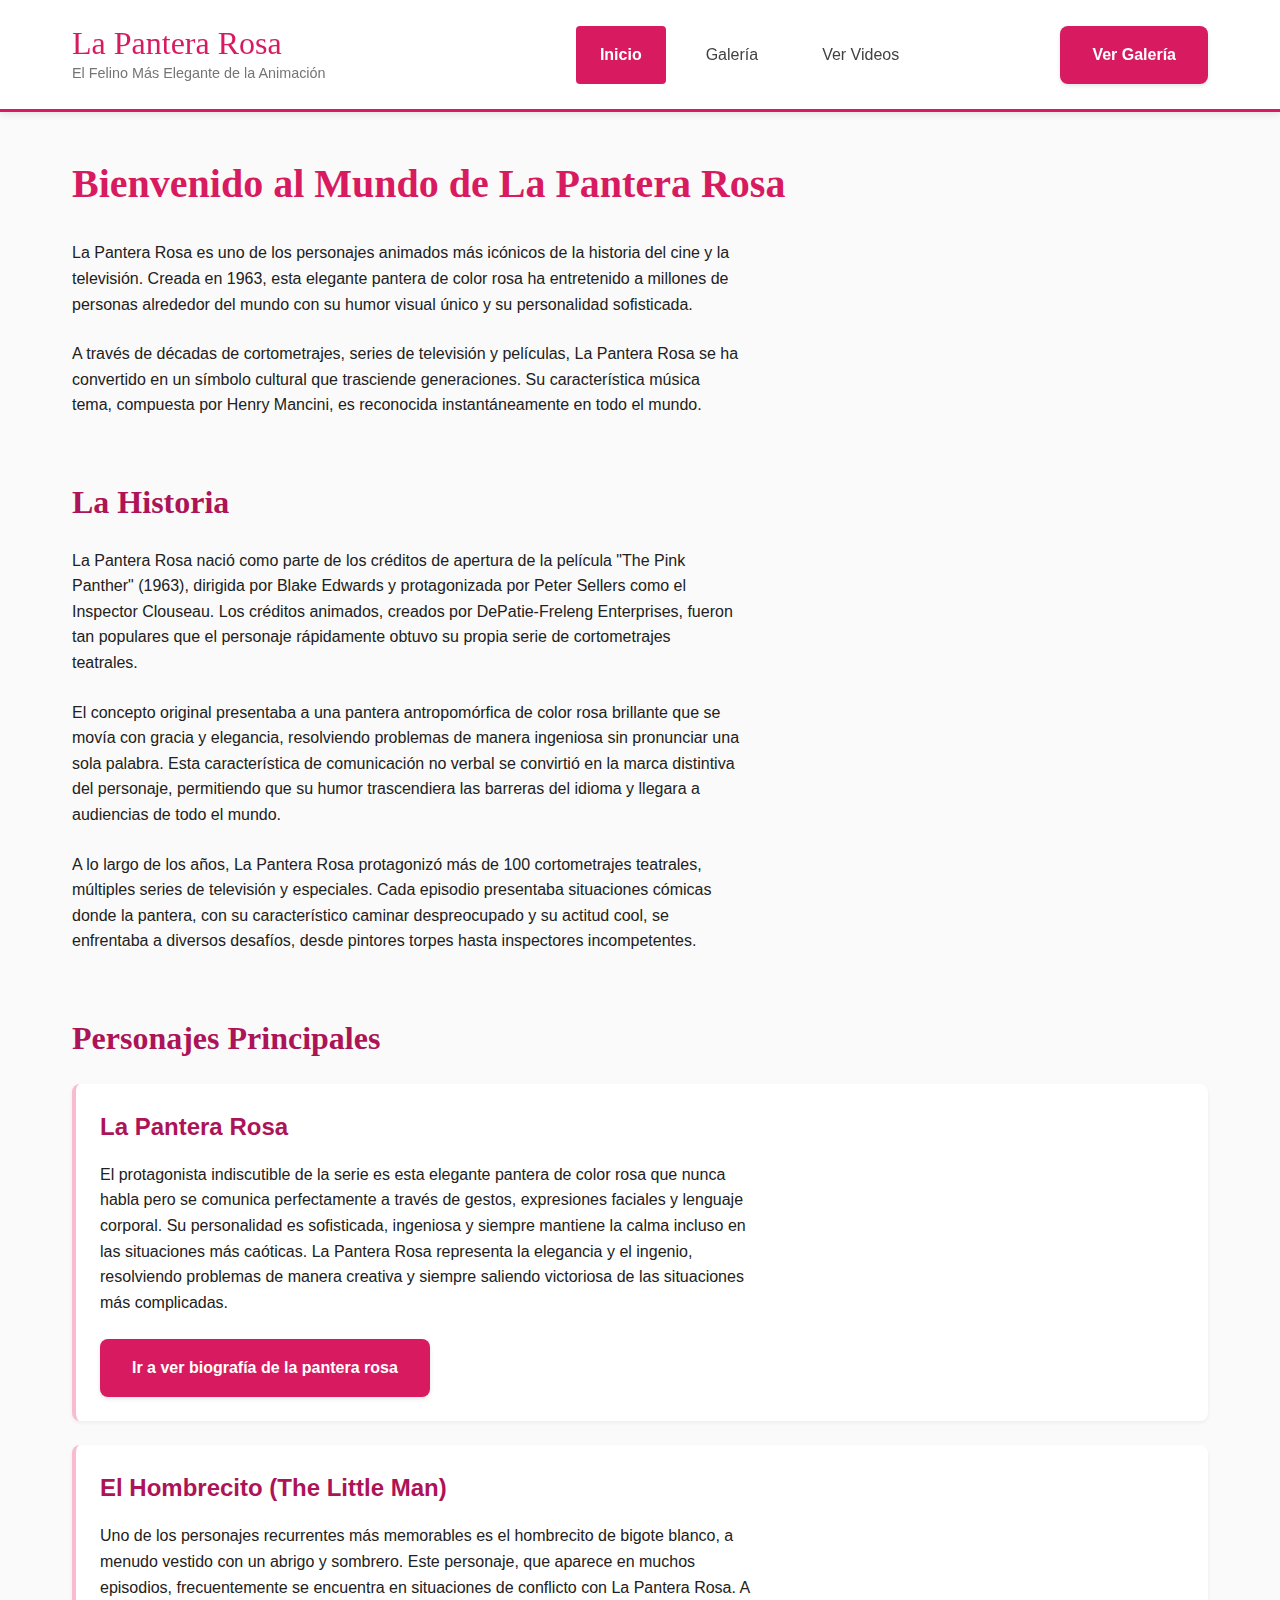
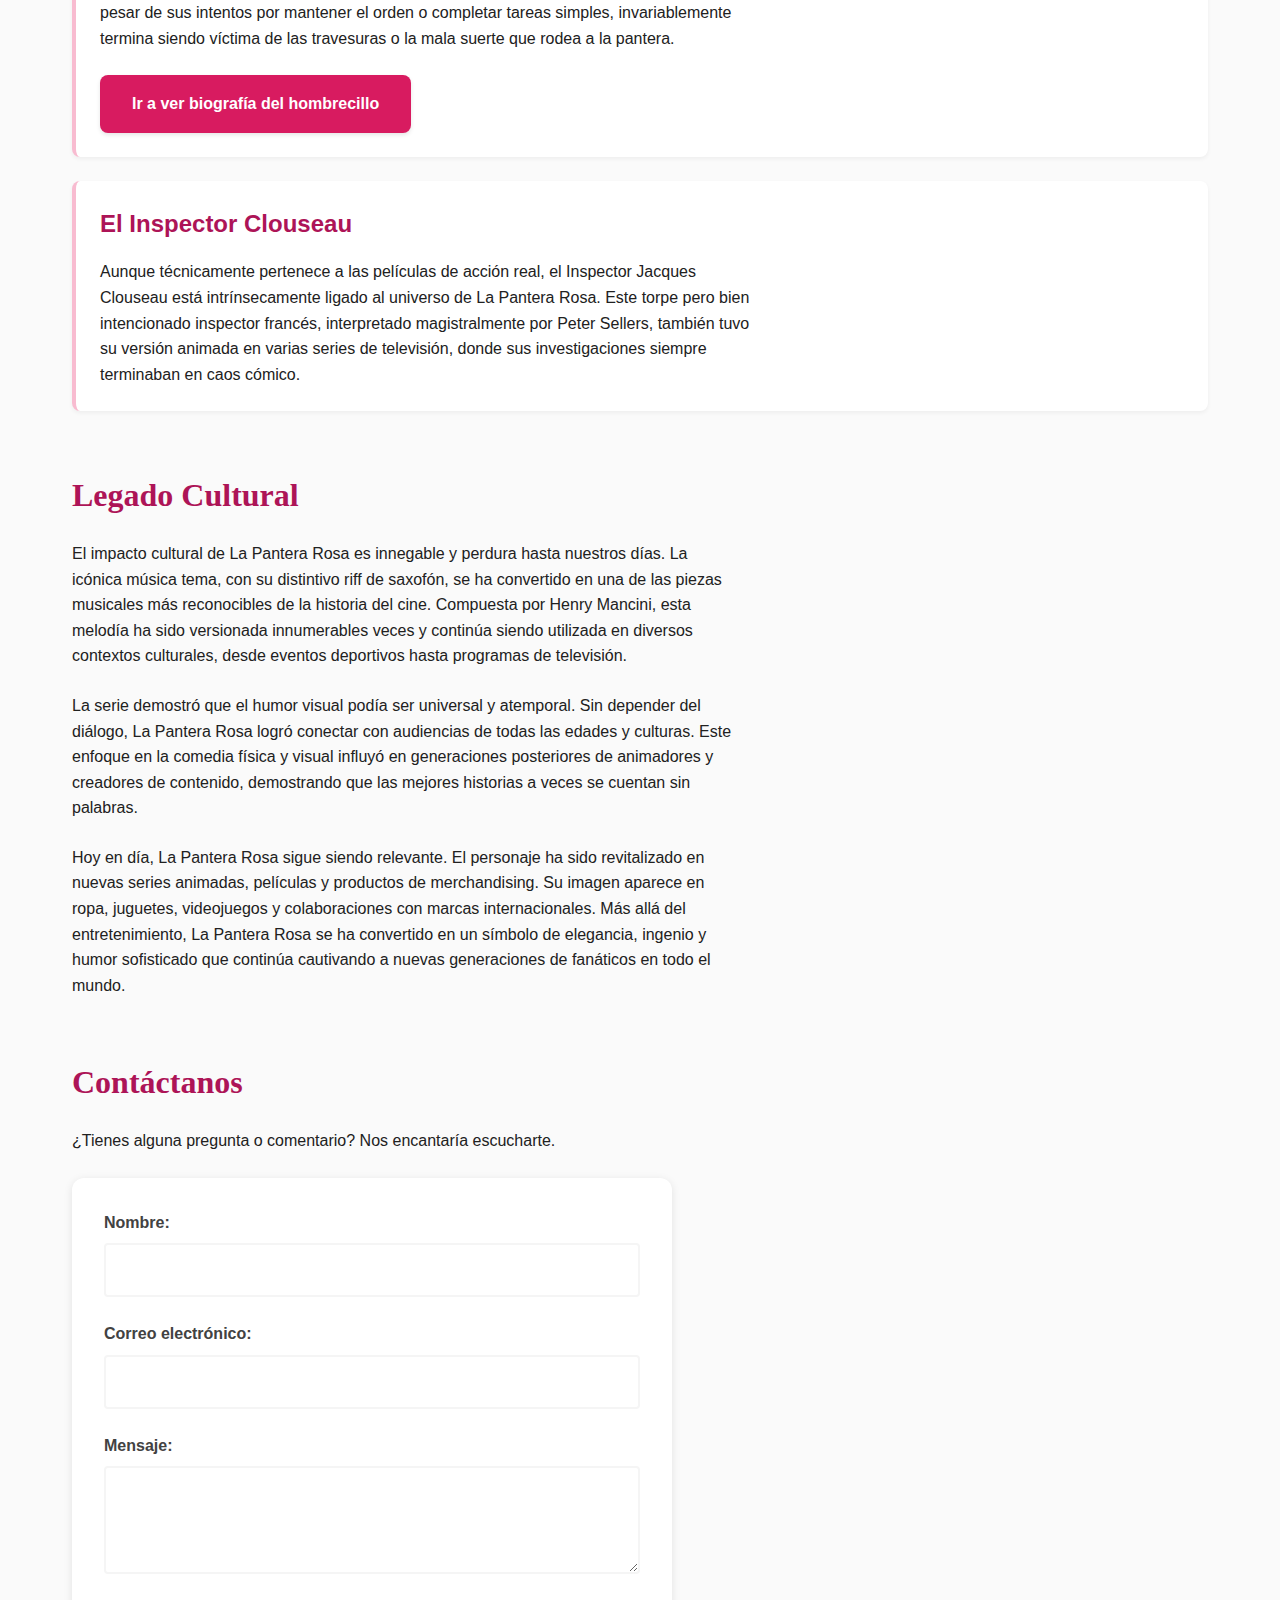
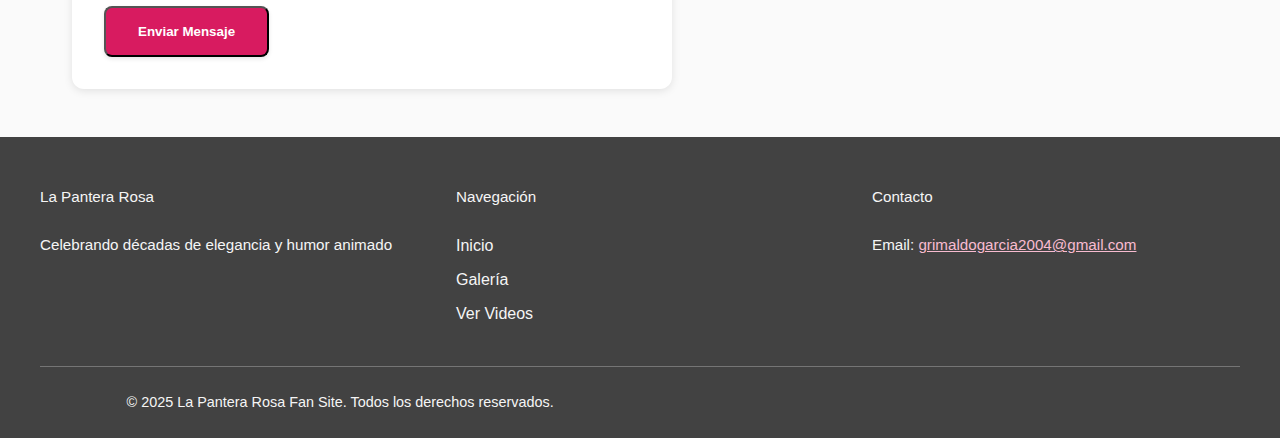
<file: index.html>
<!DOCTYPE html>
<html lang="es">

<head>
    <meta charset="UTF-8">
    <meta name="viewport" content="width=device-width, initial-scale=1.0">
    <meta name="description"
        content="Descubre el mundo de La Pantera Rosa, la icónica serie animada que ha cautivado a generaciones con su humor silencioso y elegancia única.">
    <title>La Pantera Rosa - Inicio</title>
    <link rel="stylesheet" href="style.css">
</head>

<body>
    <!-- Skip link para accesibilidad -->
    <a href="#main-content" class="skip-link">Saltar al contenido principal</a>

    <!-- Header con navegación -->
    <header role="banner" aria-label="Encabezado del sitio">
        <div class="header-container">
            <div class="logo">
                <p class="site-title">La Pantera Rosa</p>
                <p class="site-tagline">El Felino Más Elegante de la Animación</p>
            </div>

            <nav role="navigation" aria-label="Navegación principal">
                <ul class="nav-menu" role="list">
                    <li><a href="index.html" class="nav-link active" aria-current="page"
                            aria-label="Inicio - Página actual">Inicio</a></li>
                    <li><a href="gallery.html" class="nav-link" aria-label="Ir a la página de Galería">Galería</a></li>
                    <li><a href="videos.html" class="nav-link" aria-label="Ir a la página de Ver Videos">Ver
                            Videos</a></li>
                </ul>
            </nav>

            <div class="cta-container">
                <a href="gallery.html" class="cta-button" aria-label="Ver Galería de imágenes de La Pantera Rosa">Ver
                    Galería</a>
            </div>
        </div>
    </header>

    <!-- Contenido principal -->
    <main id="main-content">

        <!-- Sección Hero -->
        <section aria-labelledby="hero-heading">
            <h1 id="hero-heading">Bienvenido al Mundo de La Pantera Rosa</h1>
            <p>
                La Pantera Rosa es uno de los personajes animados más icónicos de la historia del cine y la televisión.
                Creada en 1963, esta elegante pantera de color rosa ha entretenido a millones de personas alrededor del
                mundo con su humor visual único y su personalidad sofisticada.
            </p>
            <p>
                A través de décadas de cortometrajes, series de televisión y películas, La Pantera Rosa se ha convertido
                en un símbolo cultural que trasciende generaciones. Su característica música tema, compuesta por Henry
                Mancini, es reconocida instantáneamente en todo el mundo.
            </p>
        </section>

        <!-- Sección: La Historia -->
        <section  aria-labelledby="story-heading">
            <h2 id="story-heading">La Historia</h2>

            <p>
                La Pantera Rosa nació como parte de los créditos de apertura de la película "The Pink Panther" (1963),
                dirigida por Blake Edwards y protagonizada por Peter Sellers como el Inspector Clouseau. Los créditos
                animados, creados por DePatie-Freleng Enterprises, fueron tan populares que el personaje rápidamente
                obtuvo su propia serie de cortometrajes teatrales.
            </p>

            <p>
                El concepto original presentaba a una pantera antropomórfica de color rosa brillante que se movía con
                gracia y elegancia, resolviendo problemas de manera ingeniosa sin pronunciar una sola palabra. Esta
                característica de comunicación no verbal se convirtió en la marca distintiva del personaje, permitiendo
                que su humor trascendiera las barreras del idioma y llegara a audiencias de todo el mundo.
            </p>

            <p>
                A lo largo de los años, La Pantera Rosa protagonizó más de 100 cortometrajes teatrales, múltiples series
                de televisión y especiales. Cada episodio presentaba situaciones cómicas donde la pantera, con su
                característico caminar despreocupado y su actitud cool, se enfrentaba a diversos desafíos, desde
                pintores torpes hasta inspectores incompetentes.
            </p>
        </section>

        <!-- Sección: Personajes Principales -->
        <section  aria-labelledby="characters-heading">
            <h2 id="characters-heading">Personajes Principales</h2>

            <div class="character-card">
                <h3>La Pantera Rosa</h3>
                <p>
                    El protagonista indiscutible de la serie es esta elegante pantera de
                    color rosa que nunca habla pero se comunica perfectamente a través de gestos, expresiones faciales y
                    lenguaje corporal. Su personalidad es sofisticada, ingeniosa y siempre mantiene la calma incluso en
                    las
                    situaciones más caóticas. La Pantera Rosa representa la elegancia y el ingenio, resolviendo
                    problemas de
                    manera creativa y siempre saliendo victoriosa de las situaciones más complicadas.
                </p>
                <a href="https://es.wikipedia.org/wiki/La_pantera_Rosa" class="cta-button"
                    aria-label="Ir a ver biografía de la pantera rosa en Wikipedia">Ir a ver biografía de la pantera
                    rosa</a>
            </div>

            <div class="character-card">
                <h3>El Hombrecito (The Little Man)</h3>
                <p>
                    Uno de los personajes recurrentes más memorables es el
                    hombrecito de bigote blanco, a menudo vestido con un abrigo y sombrero. Este personaje, que aparece
                    en
                    muchos episodios, frecuentemente se encuentra en situaciones de conflicto con La Pantera Rosa. A
                    pesar
                    de sus intentos por mantener el orden o completar tareas simples, invariablemente termina siendo
                    víctima
                    de las travesuras o la mala suerte que rodea a la pantera.
                </p>
                <a href="https://es.wikipedia.org/wiki/La_pantera_Rosa" class="cta-button"
                    aria-label="Ir a ver biografía del hombrecillo en Wikipedia">Ir a ver biografía del hombrecillo</a>
            </div>

            <div class="character-card">
                <h3>El Inspector Clouseau</h3>
                <p>
                    Aunque técnicamente pertenece a las películas de acción real, el
                    Inspector Jacques Clouseau está intrínsecamente ligado al universo de La Pantera Rosa. Este torpe
                    pero
                    bien intencionado inspector francés, interpretado magistralmente por Peter Sellers, también tuvo su
                    versión animada en varias series de televisión, donde sus investigaciones siempre terminaban en caos
                    cómico.
                </p>
            </div>
        </section>

        <!-- Sección: Legado Cultural -->
        <section  aria-labelledby="legacy-heading">
            <h2 id="legacy-heading">Legado Cultural</h2>

            <p>
                El impacto cultural de La Pantera Rosa es innegable y perdura hasta nuestros días. La icónica música
                tema, con su distintivo riff de saxofón, se ha convertido en una de las piezas musicales más
                reconocibles
                de la historia del cine. Compuesta por Henry Mancini, esta melodía ha sido versionada innumerables veces
                y continúa siendo utilizada en diversos contextos culturales, desde eventos deportivos hasta programas
                de televisión.
            </p>

            <p>
                La serie demostró que el humor visual podía ser universal y atemporal. Sin depender del diálogo, La
                Pantera Rosa logró conectar con audiencias de todas las edades y culturas. Este enfoque en la comedia
                física y visual influyó en generaciones posteriores de animadores y creadores de contenido, demostrando
                que las mejores historias a veces se cuentan sin palabras.
            </p>

            <p>
                Hoy en día, La Pantera Rosa sigue siendo relevante. El personaje ha sido revitalizado en nuevas series
                animadas, películas y productos de merchandising. Su imagen aparece en ropa, juguetes, videojuegos y
                colaboraciones con marcas internacionales. Más allá del entretenimiento, La Pantera Rosa se ha
                convertido
                en un símbolo de elegancia, ingenio y humor sofisticado que continúa cautivando a nuevas generaciones
                de fanáticos en todo el mundo.
            </p>
        </section>

        <!-- Sección: Contacto -->
        <section aria-labelledby="contact-form-heading">
            <h2 id="contact-form-heading">Contáctanos</h2>
            <p>¿Tienes alguna pregunta o comentario? Nos encantaría escucharte.</p>
            <form action="#" method="post" class="contact-form">
                <div class="form-group">
                    <label for="name">Nombre:</label>
                    <input type="text" id="name" name="name" required aria-required="true">
                </div>
                <div class="form-group">
                    <label for="email">Correo electrónico:</label>
                    <input type="email" id="email" name="email" required aria-required="true">
                </div>
                <div class="form-group">
                    <label for="message">Mensaje:</label>
                    <textarea id="message" name="message" rows="4" required aria-required="true"></textarea>
                </div>
                <button type="submit" class="cta-button">Enviar Mensaje</button>
            </form>
        </section>

    </main>

    <!-- Footer -->
   <footer role="contentinfo" aria-label="Información del sitio">
        <div class="footer-container">
            <div class="footer-section">
                <p>La Pantera Rosa</p>
                <p>Celebrando décadas de elegancia y humor animado</p>
            </div>

            <div class="footer-section" aria-labelledby="footer-nav-heading">
                <p id="footer-nav-heading">Navegación</p>
                <ul class="footer-links" role="list">
                    <li><a href="index.html" aria-label="Ir a la página de Inicio">Inicio</a></li>
                    <li><a href="gallery.html" aria-label="Ir a la página de Galería">Galería</a></li>
                    <li><a href="videos.html" aria-label="Volver a la página de Ver Videos">Ver Videos</a></li>
                </ul>
            </div>

            <div class="footer-section" aria-labelledby="footer-contact-heading">
                <p id="footer-contact-heading">Contacto</p>
                <p>Email: <a href="mailto:grimaldogarcia2004@gmail.com"
                        aria-label="Enviar email de contacto a grimaldogarcia2004@gmail.com">grimaldogarcia2004@gmail.com</a>
                </p>
            </div>
        </div>

        <div class="footer-bottom">
            <p>&copy; 2025 La Pantera Rosa Fan Site. Todos los derechos reservados.</p>
        </div>
    </footer>

    <script src="script.js"></script>
</body>

</html>
</file>
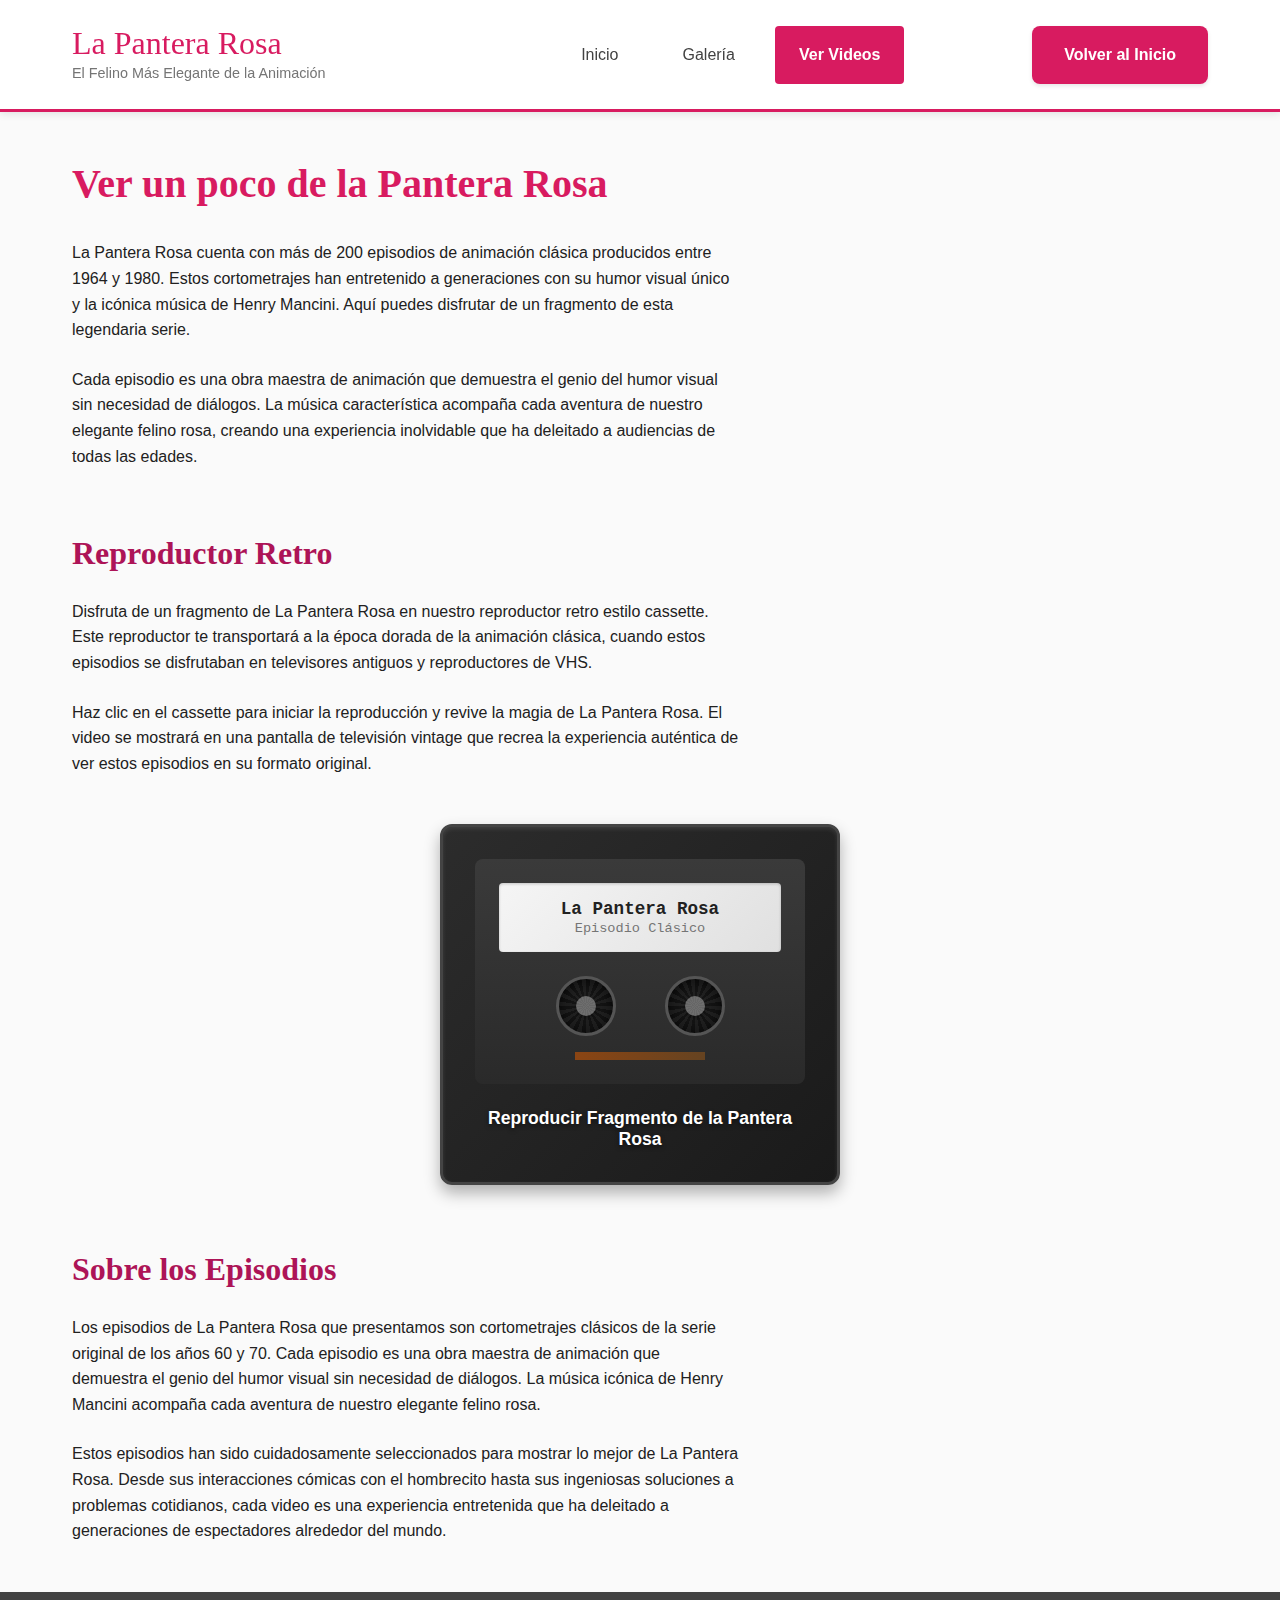
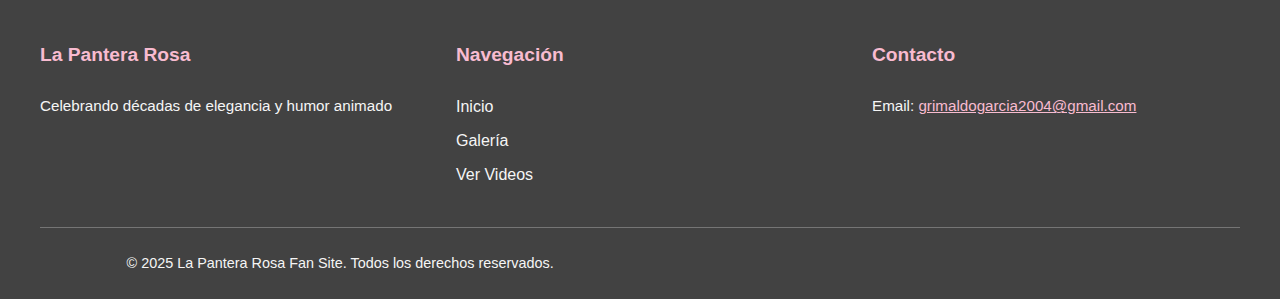
<file: episodes.html>
<!DOCTYPE html>
<html lang="es">

<head>
    <meta charset="UTF-8">
    <meta name="viewport" content="width=device-width, initial-scale=1.0">
    <meta name="description"
        content="Disfruta de episodios de La Pantera Rosa. Más de 200 episodios clásicos de animación.">
    <title>La Pantera Rosa - Ver un poco de la Pantera Rosa</title>
    <link rel="stylesheet" href="style.css">
</head>

<body>
    <!-- Skip link para accesibilidad -->
    <a href="#main-content" class="skip-link">Saltar al contenido principal</a>

    <!-- Header con navegación -->
    <header role="banner" aria-label="Encabezado del sitio">
        <div class="header-container">
            <div class="logo">
                <p class="site-title">La Pantera Rosa</p>
                <p class="site-tagline">El Felino Más Elegante de la Animación</p>
            </div>

            <nav role="navigation" aria-label="Navegación principal">
                <ul class="nav-menu" role="list">
                    <li><a href="index.html" class="nav-link" aria-label="Ir a la página de Inicio">Inicio</a></li>
                    <li><a href="gallery.html" class="nav-link" aria-label="Ir a la página de Galería">Galería</a></li>
                    <li><a href="episodes.html" class="nav-link active" aria-current="page"
                            aria-label="Ver Videos - Página actual">Ver Videos</a></li>
                </ul>
            </nav>

            <div class="cta-container">
                <a href="index.html" class="cta-button" aria-label="Volver a la página de Inicio">Volver al Inicio</a>
            </div>
        </div>
    </header>

    <!-- Contenido principal -->
    <main id="main-content">

        <!-- Título principal -->
        <section role="region" aria-labelledby="video-heading">
            <h1 id="video-heading">Ver un poco de la Pantera Rosa</h1>
            <p>
                La Pantera Rosa cuenta con más de 200 episodios de animación clásica producidos entre 1964 y 1980.
                Estos cortometrajes han entretenido a generaciones con su humor visual único y la icónica música
                de Henry Mancini. Aquí puedes disfrutar de un fragmento de esta legendaria serie.
            </p>
            <p>
                Cada episodio es una obra maestra de animación que demuestra el genio del humor visual sin necesidad
                de diálogos. La música característica acompaña cada aventura de nuestro elegante felino rosa,
                creando una experiencia inolvidable que ha deleitado a audiencias de todas las edades.
            </p>
        </section>

        <!-- Sección: Reproductor de Video con Cassette -->
        <section role="region" aria-labelledby="cassette-heading">
            <h2 id="cassette-heading">Reproductor Retro</h2>

            <p>
                Disfruta de un fragmento de La Pantera Rosa en nuestro reproductor retro estilo cassette. Este
                reproductor te transportará a la época dorada de la animación clásica, cuando estos episodios se
                disfrutaban en televisores antiguos y reproductores de VHS.
            </p>

            <p>
                Haz clic en el cassette para iniciar la reproducción y revive la magia de La Pantera Rosa. El video
                se mostrará en una pantalla de televisión vintage que recrea la experiencia auténtica de ver estos
                episodios en su formato original.
            </p>

            <div class="cassette-container">
                <button class="cassette-button" id="btn-cassette"
                    aria-label="Reproducir fragmento de La Pantera Rosa en reproductor retro">
                    <div class="cassette-body">
                        <div class="cassette-label">
                            <span class="cassette-title">La Pantera Rosa</span>
                            <span class="cassette-subtitle">Episodio Clásico</span>
                        </div>
                        <div class="cassette-reels">
                            <div class="reel left-reel" aria-hidden="true">
                                <div class="reel-center"></div>
                            </div>
                            <div class="reel right-reel" aria-hidden="true">
                                <div class="reel-center"></div>
                            </div>
                        </div>
                        <div class="cassette-tape" aria-hidden="true"></div>
                    </div>
                    <span class="cassette-text">Reproducir Fragmento de la Pantera Rosa</span>
                </button>
            </div>

            <!-- TV Screen Container -->
            <div id="tv-container" class="tv-container hidden" role="region"
                aria-label="Reproductor de video - Pantalla de televisión retro con episodio de La Pantera Rosa">
                <div class="tv-frame">
                    <div class="tv-screen">
                        <div id="video-player" class="video-player">
                            <!-- El iframe de YouTube se insertará aquí dinámicamente -->
                        </div>
                    </div>
                    <div class="tv-controls" aria-hidden="true">
                        <div class="tv-knob"></div>
                        <div class="tv-knob"></div>
                    </div>
                    <div class="tv-speaker" aria-hidden="true">
                        <div class="speaker-line"></div>
                        <div class="speaker-line"></div>
                        <div class="speaker-line"></div>
                        <div class="speaker-line"></div>
                        <div class="speaker-line"></div>
                    </div>
                </div>
            </div>
        </section>

        <!-- Sección: Información sobre los Videos -->
        <section role="region" aria-labelledby="info-heading">
            <h2 id="info-heading">Sobre los Episodios</h2>

            <p>
                Los episodios de La Pantera Rosa que presentamos son cortometrajes clásicos de la serie original
                de los años 60 y 70. Cada episodio es una obra maestra de animación que demuestra el genio del
                humor visual sin necesidad de diálogos. La música icónica de Henry Mancini acompaña cada aventura
                de nuestro elegante felino rosa.
            </p>

            <p>
                Estos episodios han sido cuidadosamente seleccionados para mostrar lo mejor de La Pantera Rosa.
                Desde sus interacciones cómicas con el hombrecito hasta sus ingeniosas soluciones a problemas
                cotidianos, cada video es una experiencia entretenida que ha deleitado a generaciones de
                espectadores alrededor del mundo.
            </p>
        </section>

    </main>

    <!-- Footer -->
    <footer role="contentinfo" aria-label="Información del sitio">
        <div class="footer-container">
            <div class="footer-section">
                <h3>La Pantera Rosa</h3>
                <p>Celebrando décadas de elegancia y humor animado</p>
            </div>

            <div class="footer-section" aria-labelledby="footer-nav-heading">
                <h3 id="footer-nav-heading">Navegación</h3>
                <ul class="footer-links" role="list">
                    <li><a href="index.html" aria-label="Ir a la página de Inicio">Inicio</a></li>
                    <li><a href="gallery.html" aria-label="Ir a la página de Galería">Galería</a></li>
                    <li><a href="episodes.html" aria-label="Volver a la página de Ver Videos">Ver Videos</a></li>
                </ul>
            </div>

            <div class="footer-section" aria-labelledby="footer-contact-heading">
                <h3 id="footer-contact-heading">Contacto</h3>
                <p>Email: <a href="mailto:grimaldogarcia2004@gmail.com"
                        aria-label="Enviar email de contacto a grimaldogarcia2004@gmail.com">grimaldogarcia2004@gmail.com</a>
                </p>
            </div>
        </div>

        <div class="footer-bottom">
            <p>&copy; 2025 La Pantera Rosa Fan Site. Todos los derechos reservados.</p>
        </div>
    </footer>

    <script src="script.js"></script>
    <script src="video-player.js"></script>
</body>

</html>
</file>
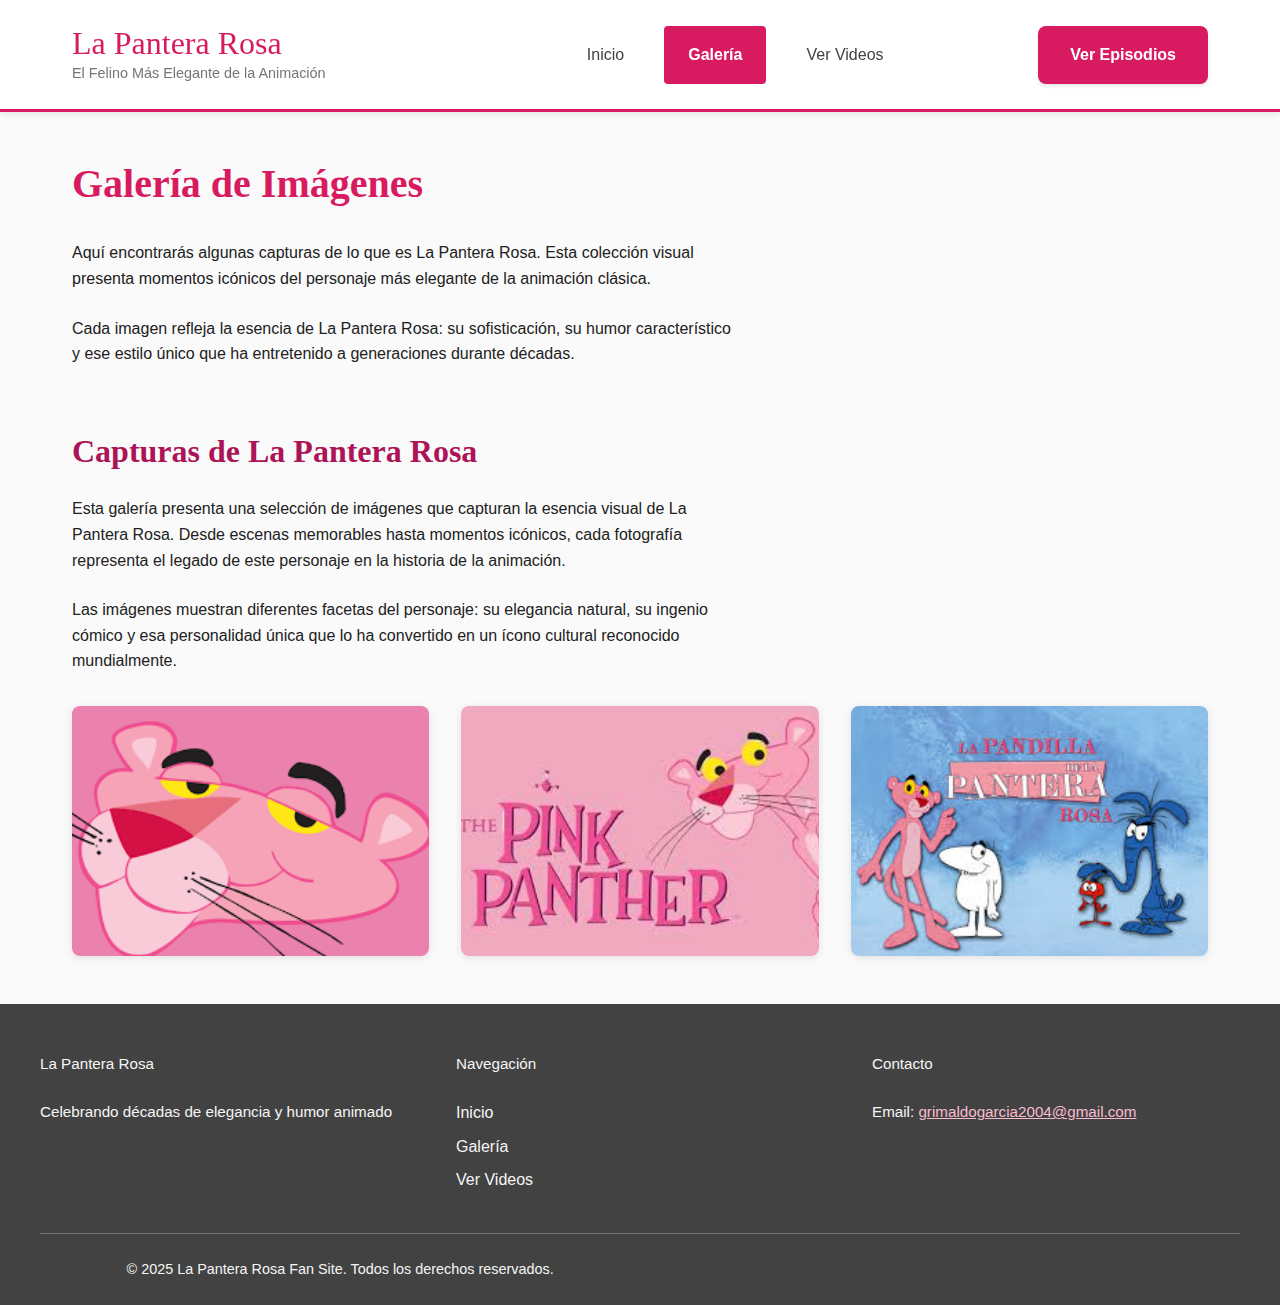
<file: gallery.html>
<!DOCTYPE html>
<html lang="es">

<head>
    <meta charset="UTF-8">
    <meta name="viewport" content="width=device-width, initial-scale=1.0">
    <meta name="description"
        content="Galería de imágenes de La Pantera Rosa con momentos icónicos y escenas memorables de la serie animada.">
    <title>La Pantera Rosa - Galería de Imágenes</title>
    <link rel="stylesheet" href="style.css">
</head>

<body>
    <!-- Skip link para accesibilidad -->
    <a href="#main-content" class="skip-link">Saltar al contenido principal</a>

    <!-- Header con navegación -->
    <header role="banner" aria-label="Encabezado del sitio">
        <div class="header-container">
            <div class="logo">
                <p class="site-title">La Pantera Rosa</p>
                <p class="site-tagline">El Felino Más Elegante de la Animación</p>
            </div>

            <nav role="navigation" aria-label="Navegación principal">
                <ul class="nav-menu" role="list">
                    <li><a href="index.html" class="nav-link" aria-label="Ir a la página de Inicio">Inicio</a></li>
                    <li><a href="gallery.html" class="nav-link active" aria-current="page"
                            aria-label="Galería - Página actual">Galería</a></li>
                    <li><a href="videos.html" class="nav-link" aria-label="Ir a la página de Ver Videos">Ver
                            Videos</a></li>
                </ul>
            </nav>

            <div class="cta-container">
                <a href="videos.html" class="cta-button" aria-label="Ver Episodios de La Pantera Rosa">Ver
                    Episodios</a>
            </div>
        </div>
    </header>

    <!-- Contenido principal -->
    <main id="main-content">

        <!-- Título principal -->
        <section aria-labelledby="gallery-heading">
            <h1 id="gallery-heading">Galería de Imágenes</h1>
            <p>
                Aquí encontrarás algunas capturas de lo que es La Pantera Rosa. Esta colección visual presenta
                momentos icónicos del personaje más elegante de la animación clásica.
            </p>
            <p>
                Cada imagen refleja la esencia de La Pantera Rosa: su sofisticación, su humor característico y
                ese estilo único que ha entretenido a generaciones durante décadas.
            </p>
        </section>

        <!-- Sección: Galería -->
        <section  aria-labelledby="gallery-images-heading">
            <h2 id="gallery-images-heading">Capturas de La Pantera Rosa</h2>

            <p>
                Esta galería presenta una selección de imágenes que capturan la esencia visual de La Pantera Rosa.
                Desde escenas memorables hasta momentos icónicos, cada fotografía representa el legado de este
                personaje en la historia de la animación.
            </p>

            <p>
                Las imágenes muestran diferentes facetas del personaje: su elegancia natural, su ingenio cómico
                y esa personalidad única que lo ha convertido en un ícono cultural reconocido mundialmente.
            </p>

            <div class="image-grid" role="group" aria-label="Galería de imágenes de La Pantera Rosa">
                <!-- Imágenes decorativas con alt vacío -->
            

                <div class="gallery-item">
                    <img src="I2.png" alt="" class="gallery-image">
                </div>

                <div class="gallery-item">
                    <img src="i3.jpg" alt="" class="gallery-image">
                </div>

                <div class="gallery-item">
                    <img src="I4.jpg" alt="" class="gallery-image">
                </div>
            </div>
        </section>

    </main>

    <!-- Footer -->
<footer role="contentinfo" aria-label="Información del sitio">
        <div class="footer-container">
            <div class="footer-section">
                <p>La Pantera Rosa</p>
                <p>Celebrando décadas de elegancia y humor animado</p>
            </div>

            <div class="footer-section" aria-labelledby="footer-nav-heading">
                <p id="footer-nav-heading">Navegación</p>
                <ul class="footer-links" role="list">
                    <li><a href="index.html" aria-label="Ir a la página de Inicio">Inicio</a></li>
                    <li><a href="gallery.html" aria-label="Ir a la página de Galería">Galería</a></li>
                    <li><a href="videos.html" aria-label="Volver a la página de Ver Videos">Ver Videos</a></li>
                </ul>
            </div>

            <div class="footer-section" aria-labelledby="footer-contact-heading">
                <p id="footer-contact-heading">Contacto</p>
                <p>Email: <a href="mailto:grimaldogarcia2004@gmail.com"
                        aria-label="Enviar email de contacto a grimaldogarcia2004@gmail.com">grimaldogarcia2004@gmail.com</a>
                </p>
            </div>
        </div>

        <div class="footer-bottom">
            <p>&copy; 2025 La Pantera Rosa Fan Site. Todos los derechos reservados.</p>
        </div>
    </footer>


    <script src="script.js"></script>
</body>

</html>
</file>
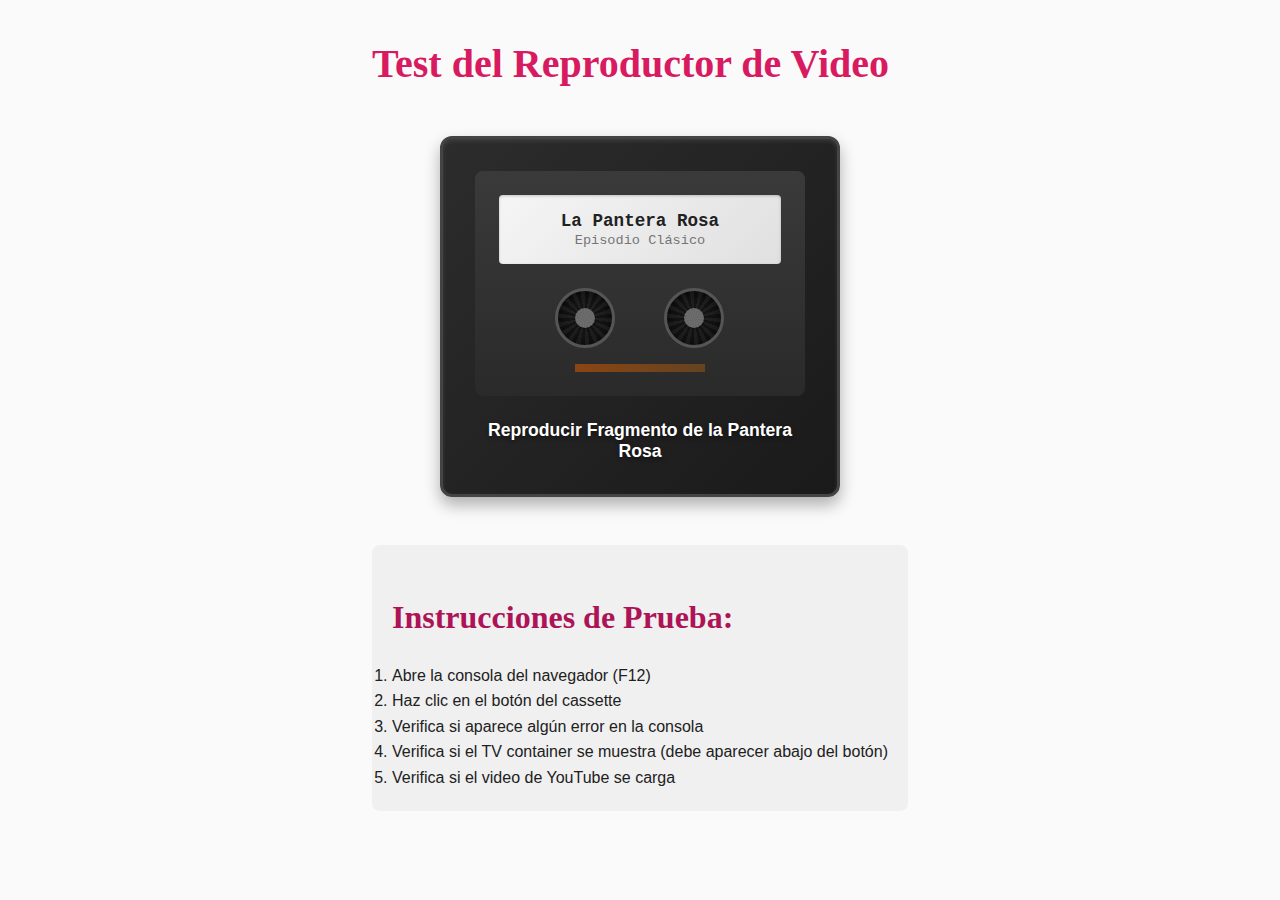
<file: test-video.html>
<!DOCTYPE html>
<html lang="es">

<head>
    <meta charset="UTF-8">
    <meta name="viewport" content="width=device-width, initial-scale=1.0">
    <title>Test Video Player</title>
    <link rel="stylesheet" href="style.css">
</head>

<body>
    <div style="padding: 40px; max-width: 800px; margin: 0 auto;">
        <h1>Test del Reproductor de Video</h1>

        <div class="cassette-container">
            <button class="cassette-button" id="btn-cassette"
                aria-label="Reproducir fragmento de La Pantera Rosa en reproductor retro">
                <div class="cassette-body">
                    <div class="cassette-label">
                        <span class="cassette-title">La Pantera Rosa</span>
                        <span class="cassette-subtitle">Episodio Clásico</span>
                    </div>
                    <div class="cassette-reels">
                        <div class="reel left-reel" aria-hidden="true">
                            <div class="reel-center"></div>
                        </div>
                        <div class="reel right-reel" aria-hidden="true">
                            <div class="reel-center"></div>
                        </div>
                    </div>
                    <div class="cassette-tape" aria-hidden="true"></div>
                </div>
                <span class="cassette-text">Reproducir Fragmento de la Pantera Rosa</span>
            </button>
        </div>

        <div id="tv-container" class="tv-container hidden" role="region"
            aria-label="Reproductor de video - Pantalla de televisión retro con episodio de La Pantera Rosa">
            <div class="tv-frame">
                <div class="tv-screen">
                    <div id="video-player" class="video-player">
                        <!-- El iframe de YouTube se insertará aquí dinámicamente -->
                    </div>
                </div>
                <div class="tv-controls" aria-hidden="true">
                    <div class="tv-knob"></div>
                    <div class="tv-knob"></div>
                </div>
                <div class="tv-speaker" aria-hidden="true">
                    <div class="speaker-line"></div>
                    <div class="speaker-line"></div>
                    <div class="speaker-line"></div>
                    <div class="speaker-line"></div>
                    <div class="speaker-line"></div>
                </div>
            </div>
        </div>

        <div style="margin-top: 20px; padding: 20px; background: #f0f0f0; border-radius: 8px;">
            <h2>Instrucciones de Prueba:</h2>
            <ol>
                <li>Abre la consola del navegador (F12)</li>
                <li>Haz clic en el botón del cassette</li>
                <li>Verifica si aparece algún error en la consola</li>
                <li>Verifica si el TV container se muestra (debe aparecer abajo del botón)</li>
                <li>Verifica si el video de YouTube se carga</li>
            </ol>
        </div>
    </div>

    <script src="video-player.js"></script>
    <script>
        // Debug script
        console.log('=== DEBUG INFO ===');
        console.log('Botón cassette:', document.getElementById('btn-cassette'));
        console.log('TV container:', document.getElementById('tv-container'));
        console.log('Video player:', document.getElementById('video-player'));

        // Agregar listener adicional para debug
        const btn = document.getElementById('btn-cassette');
        if (btn) {
            btn.addEventListener('click', () => {
                console.log('¡Botón clickeado!');
            });
        } else {
            console.error('ERROR: No se encontró el botón cassette');
        }
    </script>
</body>

</html>
</file>
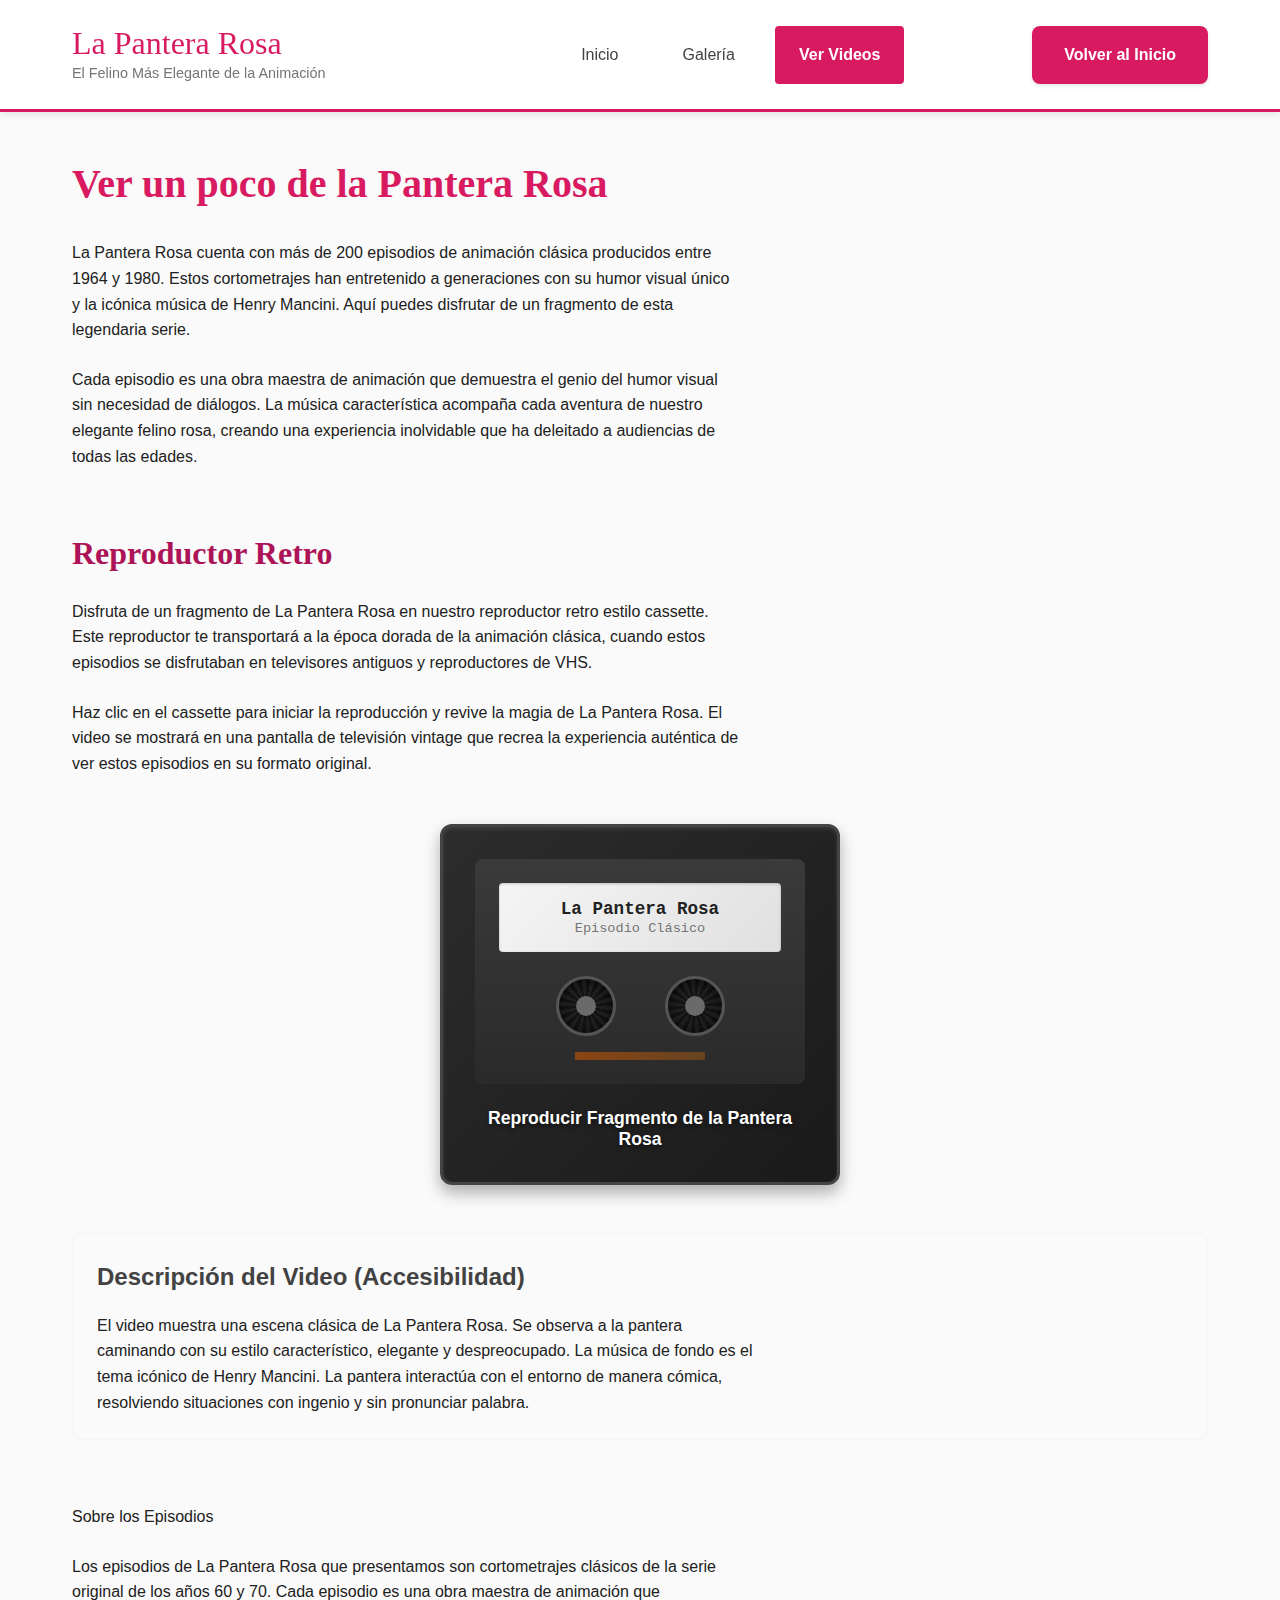
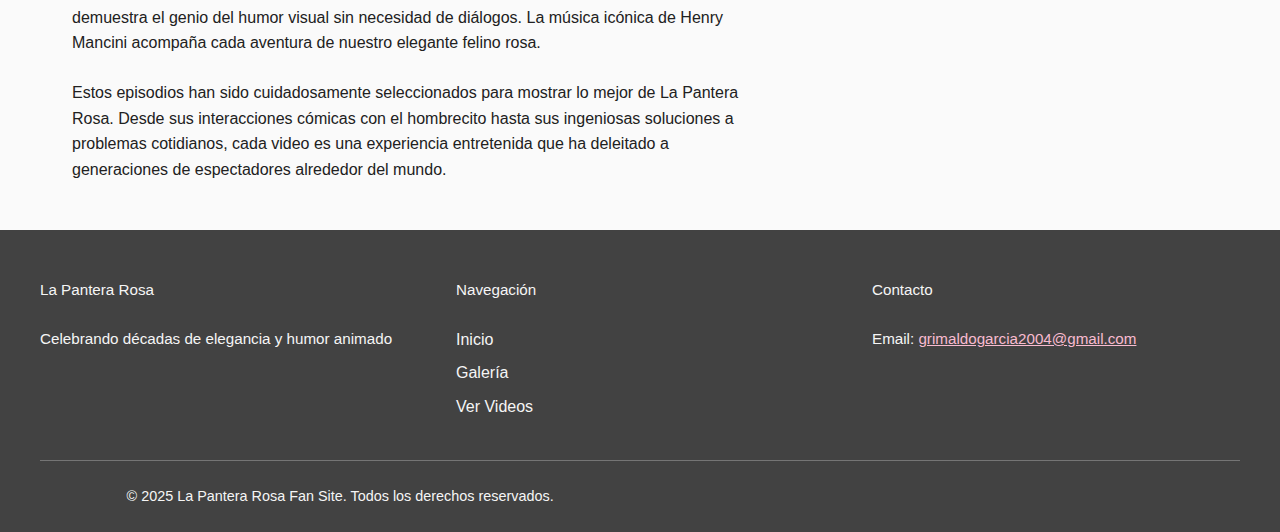
<file: videos.html>
<!DOCTYPE html>
<html lang="es">

<head>
    <meta charset="UTF-8">
    <meta name="viewport" content="width=device-width, initial-scale=1.0">
    <meta name="description"
        content="Disfruta de episodios de La Pantera Rosa. Más de 200 episodios clásicos de animación.">
    <title>La Pantera Rosa - Ver un poco de la Pantera Rosa</title>
    <link rel="stylesheet" href="style.css">
</head>

<body>
    <!-- Skip link para accesibilidad -->
    <a href="#main-content" class="skip-link">Saltar al contenido principal</a>

    <!-- Header con navegación -->
    <header role="banner" aria-label="Encabezado del sitio">
        <div class="header-container">
            <div class="logo">
                <p class="site-title">La Pantera Rosa</p>
                <p class="site-tagline">El Felino Más Elegante de la Animación</p>
            </div>

            <nav role="navigation" aria-label="Navegación principal">
                <ul class="nav-menu" role="list">
                    <li><a href="index.html" class="nav-link" aria-label="Ir a la página de Inicio">Inicio</a></li>
                    <li><a href="gallery.html" class="nav-link" aria-label="Ir a la página de Galería">Galería</a></li>
                    <li><a href="videos.html" class="nav-link active" aria-current="page"
                            aria-label="Ver Videos - Página actual">Ver Videos</a></li>
                </ul>
            </nav>

            <div class="cta-container">
                <a href="index.html" class="cta-button" aria-label="Volver a la página de Inicio">Volver al Inicio</a>
            </div>
        </div>
    </header>

    <!-- Contenido principal -->
    <main id="main-content">

        <!-- Título principal -->
        <section  aria-labelledby="video-heading">
            <h1 id="video-heading">Ver un poco de la Pantera Rosa</h1>
            <p>
                La Pantera Rosa cuenta con más de 200 episodios de animación clásica producidos entre 1964 y 1980.
                Estos cortometrajes han entretenido a generaciones con su humor visual único y la icónica música
                de Henry Mancini. Aquí puedes disfrutar de un fragmento de esta legendaria serie.
            </p>
            <p>
                Cada episodio es una obra maestra de animación que demuestra el genio del humor visual sin necesidad
                de diálogos. La música característica acompaña cada aventura de nuestro elegante felino rosa,
                creando una experiencia inolvidable que ha deleitado a audiencias de todas las edades.
            </p>
        </section>

        <!-- Sección: Reproductor de Video con Cassette -->
        <section aria-labelledby="cassette-heading">
            <h2 id="cassette-heading">Reproductor Retro</h2>

            <p>
                Disfruta de un fragmento de La Pantera Rosa en nuestro reproductor retro estilo cassette. Este
                reproductor te transportará a la época dorada de la animación clásica, cuando estos episodios se
                disfrutaban en televisores antiguos y reproductores de VHS.
            </p>

            <p>
                Haz clic en el cassette para iniciar la reproducción y revive la magia de La Pantera Rosa. El video
                se mostrará en una pantalla de televisión vintage que recrea la experiencia auténtica de ver estos
                episodios en su formato original.
            </p>

            <div class="cassette-container">
                <button class="cassette-button" id="btn-cassette"
                    aria-label="Reproducir fragmento de La Pantera Rosa en reproductor retro">
                    <div class="cassette-body">
                        <div class="cassette-label">
                            <span class="cassette-title">La Pantera Rosa</span>
                            <span class="cassette-subtitle">Episodio Clásico</span>
                        </div>
                        <div class="cassette-reels">
                            <div class="reel left-reel" aria-hidden="true">
                                <div class="reel-center"></div>
                            </div>
                            <div class="reel right-reel" aria-hidden="true">
                                <div class="reel-center"></div>
                            </div>
                        </div>
                        <div class="cassette-tape" aria-hidden="true"></div>
                    </div>
                    <span class="cassette-text">Reproducir Fragmento de la Pantera Rosa</span>
                </button>
            </div>

            <!-- TV Screen Container -->
            <div id="tv-container" class="tv-container hidden" 
                aria-label="Reproductor de video - Pantalla de televisión retro con episodio de La Pantera Rosa">
                <div class="tv-frame">
                    <div class="tv-screen">
                        <div id="video-player" class="video-player">
                            <!-- El iframe de YouTube se insertará aquí dinámicamente -->
                        </div>
                    </div>
                    <div class="tv-controls" aria-hidden="true">
                        <div class="tv-knob"></div>
                        <div class="tv-knob"></div>
                    </div>
                    <div class="tv-speaker" aria-hidden="true">
                        <div class="speaker-line"></div>
                        <div class="speaker-line"></div>
                        <div class="speaker-line"></div>
                        <div class="speaker-line"></div>
                        <div class="speaker-line"></div>
                    </div>
                </div>
            </div>

            <div class="video-transcript" style="margin-top: 2rem;">
                <h3>Descripción del Video (Accesibilidad)</h3>
                <p>
                    El video muestra una escena clásica de La Pantera Rosa. Se observa a la pantera caminando con su
                    estilo característico, elegante y despreocupado.
                    La música de fondo es el tema icónico de Henry Mancini. La pantera interactúa con el entorno de
                    manera cómica, resolviendo situaciones con ingenio y sin pronunciar palabra.
                </p>
            </div>
        </section>

        <!-- Sección: Información sobre los Videos -->
        <section aria-labelledby="info-heading">
            <p id="info-heading">Sobre los Episodios</p>

            <p>
                Los episodios de La Pantera Rosa que presentamos son cortometrajes clásicos de la serie original
                de los años 60 y 70. Cada episodio es una obra maestra de animación que demuestra el genio del
                humor visual sin necesidad de diálogos. La música icónica de Henry Mancini acompaña cada aventura
                de nuestro elegante felino rosa.
            </p>

            <p>
                Estos episodios han sido cuidadosamente seleccionados para mostrar lo mejor de La Pantera Rosa.
                Desde sus interacciones cómicas con el hombrecito hasta sus ingeniosas soluciones a problemas
                cotidianos, cada video es una experiencia entretenida que ha deleitado a generaciones de
                espectadores alrededor del mundo.
            </p>
        </section>

    </main>

    <!-- Footer -->
    <footer role="contentinfo" aria-label="Información del sitio">
        <div class="footer-container">
            <div class="footer-section">
                <p>La Pantera Rosa</p>
                <p>Celebrando décadas de elegancia y humor animado</p>
            </div>

            <div class="footer-section" aria-labelledby="footer-nav-heading">
                <p id="footer-nav-heading">Navegación</p>
                <ul class="footer-links" role="list">
                    <li><a href="index.html" aria-label="Ir a la página de Inicio">Inicio</a></li>
                    <li><a href="gallery.html" aria-label="Ir a la página de Galería">Galería</a></li>
                    <li><a href="videos.html" aria-label="Volver a la página de Ver Videos">Ver Videos</a></li>
                </ul>
            </div>

            <div class="footer-section" aria-labelledby="footer-contact-heading">
                <p id="footer-contact-heading">Contacto</p>
                <p>Email: <a href="mailto:grimaldogarcia2004@gmail.com"
                        aria-label="Enviar email de contacto a grimaldogarcia2004@gmail.com">grimaldogarcia2004@gmail.com</a>
                </p>
            </div>
        </div>

        <div class="footer-bottom">
            <p>&copy; 2025 La Pantera Rosa Fan Site. Todos los derechos reservados.</p>
        </div>
    </footer>

    <script src="script.js"></script>
    <script src="video-player.js"></script>
</body>

</html>
</file>
<file: style.css>
/* ===================================
   Pink Panther Website - Accessible CSS
   WCAG AA Compliant Colors
   =================================== */

:root {
    /* Pink Panther Color Palette - WCAG AA Compliant */
    --primary-pink: #D81B60;
    /* Deep pink for primary elements */
    --dark-pink: #AD1457;
    /* Darker pink for hover states */
    --light-pink: #F8BBD0;
    /* Light pink for backgrounds */
    --accent-pink: #EC407A;
    /* Medium pink for accents */

    /* Neutral Colors */
    --white: #FFFFFF;
    --off-white: #FAFAFA;
    --light-gray: #F5F5F5;
    --medium-gray: #757575;
    --dark-gray: #424242;
    --black: #212121;

    /* Typography */
    --font-primary: -apple-system, BlinkMacSystemFont, 'Segoe UI', Roboto, 'Helvetica Neue', Arial, sans-serif;
    --font-heading: 'Georgia', 'Times New Roman', serif;

    /* Spacing */
    --spacing-xs: 0.5rem;
    --spacing-sm: 1rem;
    --spacing-md: 1.5rem;
    --spacing-lg: 2rem;
    --spacing-xl: 3rem;
    --spacing-xxl: 4rem;

    /* Border Radius */
    --radius-sm: 4px;
    --radius-md: 8px;
    --radius-lg: 12px;

    /* Transitions */
    --transition-fast: 0.2s ease;
    --transition-normal: 0.3s ease;
}

/* ===================================
   Reset and Base Styles
   =================================== */

* {
    box-sizing: border-box;
    margin: 0;
    padding: 0;
}

html {
    font-size: 16px;
    scroll-behavior: smooth;
}

body {
    font-family: var(--font-primary);
    line-height: 1.6;
    color: var(--black);
    background-color: var(--off-white);
    min-height: 100vh;
    display: flex;
    flex-direction: column;
}

/* ===================================
   Accessibility - Skip Link
   =================================== */

.skip-link {
    position: absolute;
    top: -100px;
    left: 0;
    background-color: var(--primary-pink);
    color: var(--white);
    padding: var(--spacing-sm) var(--spacing-md);
    text-decoration: none;
    font-weight: 600;
    z-index: 1000;
    border-radius: 0 0 var(--radius-md) 0;
    transition: top var(--transition-fast);
}

.skip-link:focus {
    top: 0;
    outline: 3px solid var(--dark-pink);
    outline-offset: 2px;
}

/* ===================================
   Header and Navigation
   =================================== */

header {
    background-color: var(--white);
    border-bottom: 3px solid var(--primary-pink);
    box-shadow: 0 2px 8px rgba(0, 0, 0, 0.1);
    position: sticky;
    top: 0;
    z-index: 100;
}

.header-container {
    max-width: 1200px;
    margin: 0 auto;
    padding: var(--spacing-md) var(--spacing-lg);
    display: flex;
    flex-wrap: wrap;
    align-items: center;
    justify-content: space-between;
    gap: var(--spacing-md);
}

.logo {
    flex: 1 1 auto;
}

.site-title {
    font-family: var(--font-heading);
    font-size: 2rem;
    color: var(--primary-pink);
    margin: 0;
    line-height: 1.2;
}

.site-tagline {
    font-size: 0.9rem;
    color: var(--medium-gray);
    margin: 0;
}

/* Navigation Menu */
nav {
    flex: 2 1 auto;
}

.nav-menu {
    list-style: none;
    display: flex;
    gap: var(--spacing-sm);
    flex-wrap: wrap;
    justify-content: center;
}

.nav-link {
    display: inline-block;
    padding: var(--spacing-sm) var(--spacing-md);
    color: var(--dark-gray);
    text-decoration: none;
    font-weight: 500;
    border-radius: var(--radius-sm);
    transition: all var(--transition-fast);
    position: relative;
}

.nav-link:hover {
    color: var(--primary-pink);
    background-color: var(--light-pink);
}

.nav-link:focus {
    outline: 3px solid var(--primary-pink);
    outline-offset: 2px;
}

.nav-link.active {
    color: var(--white);
    background-color: var(--primary-pink);
    font-weight: 600;
}

.nav-link.active:hover {
    background-color: var(--dark-pink);
}

/* CTA Button */
.cta-container {
    flex: 0 0 auto;
}

.cta-button {
    display: inline-block;
    padding: var(--spacing-sm) var(--spacing-lg);
    background-color: var(--primary-pink);
    color: var(--white);
    text-decoration: none;
    font-weight: 600;
    border-radius: var(--radius-md);
    transition: all var(--transition-normal);
    box-shadow: 0 2px 4px rgba(0, 0, 0, 0.1);
}

.cta-button:hover {
    background-color: var(--dark-pink);
    transform: translateY(-2px);
    box-shadow: 0 4px 8px rgba(0, 0, 0, 0.15);
}

.cta-button:focus {
    outline: 3px solid var(--dark-pink);
    outline-offset: 3px;
}

.cta-button:active {
    transform: translateY(0);
}

/* ===================================
   Main Content
   =================================== */

main {
    flex: 1;
    max-width: 1200px;
    margin: 0 auto;
    padding: var(--spacing-xl) var(--spacing-lg);
    width: 100%;
}

/* Sections */
section {
    margin-bottom: var(--spacing-xxl);
}

section:last-child {
    margin-bottom: 0;
}

/* Headings */
h1 {
    font-family: var(--font-heading);
    font-size: 2.5rem;
    color: var(--primary-pink);
    margin-bottom: var(--spacing-lg);
    line-height: 1.2;
}

h2 {
    font-family: var(--font-heading);
    font-size: 2rem;
    color: var(--dark-pink);
    margin-bottom: var(--spacing-md);
    margin-top: var(--spacing-lg);
    line-height: 1.3;
}

h3 {
    font-size: 1.5rem;
    color: var(--dark-gray);
    margin-bottom: var(--spacing-sm);
}

/* Paragraphs */
p {
    margin-bottom: var(--spacing-md);
    max-width: 75ch;
}

p:last-child {
    margin-bottom: 0;
}

/* Links in content */
main a {
    color: var(--primary-pink);
    text-decoration: underline;
    transition: color var(--transition-fast);
}

main a:hover {
    color: var(--dark-pink);
}

main a:focus {
    outline: 3px solid var(--primary-pink);
    outline-offset: 2px;
    border-radius: var(--radius-sm);
}

/* ===================================
   Home Page Specific Styles
   =================================== */

.hero-section {
    background: linear-gradient(135deg, var(--light-pink) 0%, var(--white) 100%);
    padding: var(--spacing-xl);
    border-radius: var(--radius-lg);
    margin-bottom: var(--spacing-xxl);
    border-left: 5px solid var(--primary-pink);
}

.hero-intro {
    font-size: 1.1rem;
    line-height: 1.8;
}

.story-section,
.characters-section,
.legacy-section {
    padding: var(--spacing-lg) 0;
}

/* ===================================
   Gallery Page Specific Styles
   =================================== */

.gallery-intro {
    text-align: center;
    margin-bottom: var(--spacing-xxl);
}

.gallery-description {
    max-width: 80ch;
    margin-left: auto;
    margin-right: auto;
    font-size: 1.05rem;
}

.gallery-section {
    margin-bottom: var(--spacing-xxl);
}

.image-grid {
    display: grid;
    grid-template-columns: repeat(auto-fill, minmax(280px, 1fr));
    gap: var(--spacing-lg);
    margin-top: var(--spacing-lg);
}

.gallery-item {
    background-color: var(--white);
    border-radius: var(--radius-md);
    overflow: hidden;
    box-shadow: 0 2px 8px rgba(0, 0, 0, 0.1);
    transition: transform var(--transition-normal), box-shadow var(--transition-normal);
}

.gallery-item:hover {
    transform: translateY(-4px);
    box-shadow: 0 4px 16px rgba(0, 0, 0, 0.15);
}

.gallery-image {
    width: 100%;
    height: 250px;
    object-fit: cover;
    display: block;
    background-color: var(--light-pink);
    /* Placeholder background for images */
}

.image-caption {
    padding: var(--spacing-md);
    font-size: 0.95rem;
    color: var(--dark-gray);
    text-align: center;
    font-weight: 500;
}

/* ===================================
   Episodes Page Specific Styles
   =================================== */

.episodes-intro {
    text-align: center;
    margin-bottom: var(--spacing-xxl);
}

.episodes-description {
    max-width: 80ch;
    margin-left: auto;
    margin-right: auto;
    font-size: 1.05rem;
}

.episode-section {
    background-color: var(--white);
    padding: var(--spacing-lg);
    border-radius: var(--radius-lg);
    margin-bottom: var(--spacing-lg);
    border-left: 4px solid var(--accent-pink);
    box-shadow: 0 2px 4px rgba(0, 0, 0, 0.05);
}

.episode-section h2 {
    margin-top: 0;
}

/* ===================================
   Footer
   =================================== */

footer {
    background-color: var(--dark-gray);
    color: var(--white);
    margin-top: auto;
    padding: var(--spacing-xl) var(--spacing-lg) var(--spacing-md);
}

.footer-container {
    max-width: 1200px;
    margin: 0 auto;
    display: grid;
    grid-template-columns: repeat(auto-fit, minmax(250px, 1fr));
    gap: var(--spacing-xl);
    margin-bottom: var(--spacing-lg);
}

.footer-section h3 {
    color: var(--light-pink);
    margin-bottom: var(--spacing-md);
    font-size: 1.2rem;
}

.footer-section p {
    color: var(--light-gray);
    font-size: 0.95rem;
}

.footer-links {
    list-style: none;
}

.footer-links li {
    margin-bottom: var(--spacing-xs);
}

.footer-links a {
    color: var(--light-gray);
    text-decoration: none;
    transition: color var(--transition-fast);
}

.footer-links a:hover {
    color: var(--light-pink);
    text-decoration: underline;
}

.footer-links a:focus {
    outline: 2px solid var(--light-pink);
    outline-offset: 2px;
    border-radius: var(--radius-sm);
}

footer a {
    color: var(--light-pink);
    transition: color var(--transition-fast);
}

footer a:hover {
    color: var(--white);
}

footer a:focus {
    outline: 2px solid var(--light-pink);
    outline-offset: 2px;
    border-radius: var(--radius-sm);
}

.footer-bottom {
    max-width: 1200px;
    margin: 0 auto;
    padding-top: var(--spacing-md);
    border-top: 1px solid var(--medium-gray);
    text-align: center;
}

.footer-bottom p {
    color: var(--light-gray);
    font-size: 0.9rem;
}

/* ===================================
   Responsive Design
   =================================== */

@media (max-width: 768px) {
    .header-container {
        flex-direction: column;
        text-align: center;
    }

    .nav-menu {
        flex-direction: column;
        width: 100%;
    }

    .nav-link {
        display: block;
        text-align: center;
    }

    .cta-container {
        width: 100%;
    }

    .cta-button {
        display: block;
        text-align: center;
    }

    h1 {
        font-size: 2rem;
    }

    h2 {
        font-size: 1.5rem;
    }

    .image-grid {
        grid-template-columns: 1fr;
    }

    .footer-container {
        grid-template-columns: 1fr;
        text-align: center;
    }
}

@media (max-width: 480px) {
    :root {
        font-size: 14px;
    }

    main {
        padding: var(--spacing-lg) var(--spacing-md);
    }

    .hero-section {
        padding: var(--spacing-lg);
    }
}

/* ===================================
   Print Styles
   =================================== */

@media print {

    header,
    footer,
    .cta-button,
    .skip-link {
        display: none;
    }

    main {
        max-width: 100%;
    }

    a {
        text-decoration: underline;
        color: var(--black);
    }

    .image-grid {
        grid-template-columns: repeat(2, 1fr);
    }
}

/* ===================================
   High Contrast Mode Support
   =================================== */

@media (prefers-contrast: high) {
    :root {
        --primary-pink: #C2185B;
        --dark-pink: #880E4F;
    }

    .nav-link:focus,
    .cta-button:focus,
    a:focus {
        outline-width: 4px;
    }
}

/* ===================================
   Reduced Motion Support
   =================================== */

@media (prefers-reduced-motion: reduce) {

    *,
    *::before,
    *::after {
        animation-duration: 0.01ms !important;
        animation-iteration-count: 1 !important;
        transition-duration: 0.01ms !important;
        scroll-behavior: auto !important;
    }
}

/* ===================================
   Video Player Page Specific Styles
   =================================== */

.video-intro {
    text-align: center;
    margin-bottom: var(--spacing-xxl);
}

.video-description {
    max-width: 80ch;
    margin-left: auto;
    margin-right: auto;
    font-size: 1.05rem;
}

.accessibility-options {
    background-color: var(--white);
    padding: var(--spacing-xl);
    border-radius: var(--radius-lg);
    margin-bottom: var(--spacing-xxl);
    border-left: 4px solid var(--primary-pink);
}

.video-buttons {
    display: grid;
    grid-template-columns: repeat(auto-fit, minmax(280px, 1fr));
    gap: var(--spacing-lg);
    margin-top: var(--spacing-xl);
}

.video-option-btn {
    background-color: var(--white);
    border: 3px solid var(--primary-pink);
    border-radius: var(--radius-lg);
    padding: var(--spacing-lg);
    cursor: pointer;
    transition: all var(--transition-normal);
    display: flex;
    flex-direction: column;
    align-items: center;
    gap: var(--spacing-sm);
    text-align: center;
    box-shadow: 0 2px 8px rgba(0, 0, 0, 0.1);
}

.video-option-btn:hover {
    background-color: var(--light-pink);
    transform: translateY(-4px);
    box-shadow: 0 6px 16px rgba(216, 27, 96, 0.2);
    border-color: var(--dark-pink);
}

.video-option-btn:focus {
    outline: 4px solid var(--primary-pink);
    outline-offset: 3px;
}

.video-option-btn:active {
    transform: translateY(-2px);
}

.btn-icon {
    font-size: 3rem;
    line-height: 1;
}

.btn-text {
    font-size: 1.2rem;
    font-weight: 600;
    color: var(--dark-pink);
}

.btn-description {
    font-size: 0.9rem;
    color: var(--medium-gray);
}

.video-player-section {
    margin-bottom: var(--spacing-xxl);
}

.video-container {
    background-color: var(--black);
    border-radius: var(--radius-lg);
    overflow: hidden;
    margin-top: var(--spacing-lg);
    min-height: 400px;
    display: flex;
    align-items: center;
    justify-content: center;
    position: relative;
}

.video-placeholder {
    text-align: center;
    color: var(--white);
    padding: var(--spacing-xxl);
}

.placeholder-text {
    font-size: 1.2rem;
    margin-bottom: var(--spacing-md);
    color: var(--light-gray);
}

.placeholder-subtext {
    font-size: 0.95rem;
    color: var(--medium-gray);
    margin-bottom: var(--spacing-sm);
}

.placeholder-icon {
    font-size: 4rem;
    display: block;
    margin-top: var(--spacing-lg);
    opacity: 0.5;
}

.video-placeholder.error {
    background-color: rgba(216, 27, 96, 0.1);
    border: 2px dashed var(--primary-pink);
    border-radius: var(--radius-md);
}

.video-placeholder.error .placeholder-text {
    color: var(--primary-pink);
}

.youtube-player {
    width: 100%;
    height: 500px;
    border: none;
    display: block;
}

.video-info {
    background-color: var(--light-pink);
    padding: var(--spacing-lg);
    border-radius: var(--radius-lg);
}

/* ===================================
   Responsive Design Updates
   =================================== */

@media (max-width: 768px) {
    .header-container {
        flex-direction: column;
        text-align: center;
    }

    .nav-menu {
        flex-direction: column;
        width: 100%;
    }

    .nav-link {
        display: block;
        text-align: center;
    }

    .cta-container {
        width: 100%;
    }

    .cta-button {
        display: block;
        text-align: center;
    }

    h1 {
        font-size: 2rem;
    }

    h2 {
        font-size: 1.5rem;
    }

    .image-grid {
        grid-template-columns: 1fr;
    }

    .footer-container {
        grid-template-columns: 1fr;
        text-align: center;
    }

    .video-buttons {
        grid-template-columns: 1fr;
    }

    .youtube-player {
        height: 300px;
    }
}

@media (max-width: 480px) {
    :root {
        font-size: 14px;
    }

    main {
        padding: var(--spacing-lg) var(--spacing-md);
    }

    .hero-section {
        padding: var(--spacing-lg);
    }

    .youtube-player {
        height: 250px;
    }
}

/* ===================================
   Print Styles
   =================================== */

@media print {

    header,
    footer,
    .cta-button,
    .skip-link,
    .video-buttons,
    .video-container {
        display: none;
    }

    main {
        max-width: 100%;
    }

    a {
        text-decoration: underline;
        color: var(--black);
    }

    .image-grid {
        grid-template-columns: repeat(2, 1fr);
    }
}

/* ===================================
   High Contrast Mode Support
   =================================== */

@media (prefers-contrast: high) {
    :root {
        --primary-pink: #C2185B;
        --dark-pink: #880E4F;
    }

    .nav-link:focus,
    .cta-button:focus,
    a:focus,
    .video-option-btn:focus {
        outline-width: 4px;
    }
}

/* ===================================
   Reduced Motion Support
   =================================== */

@media (prefers-reduced-motion: reduce) {

    *,
    *::before,
    *::after {
        animation-duration: 0.01ms !important;
        animation-iteration-count: 1 !important;
        transition-duration: 0.01ms !important;
        scroll-behavior: auto !important;
    }
}
/* ===================================
   Cassette Player Styles
   =================================== */

.cassette-player-section {
    margin-bottom: var(--spacing-xxl);
}

.cassette-container {
    display: flex;
    justify-content: center;
    margin: var(--spacing-xl) 0;
}

.cassette-button {
    background: linear-gradient(135deg, #2c2c2c 0%, #1a1a1a 100%);
    border: 3px solid #444;
    border-radius: var(--radius-lg);
    padding: var(--spacing-lg);
    cursor: pointer;
    transition: all var(--transition-normal);
    box-shadow: 0 8px 16px rgba(0, 0, 0, 0.3),
                inset 0 2px 4px rgba(255, 255, 255, 0.1);
    max-width: 400px;
    width: 100%;
}

.cassette-button:hover {
    transform: translateY(-4px);
    box-shadow: 0 12px 24px rgba(216, 27, 96, 0.3),
                inset 0 2px 4px rgba(255, 255, 255, 0.2);
    border-color: var(--primary-pink);
}

.cassette-button:focus {
    outline: 4px solid var(--primary-pink);
    outline-offset: 4px;
}

.cassette-button:active {
    transform: translateY(-2px);
}

.cassette-body {
    background: linear-gradient(180deg, #3a3a3a 0%, #2a2a2a 100%);
    border-radius: var(--radius-md);
    padding: var(--spacing-md);
    position: relative;
}

.cassette-label {
    background: linear-gradient(135deg, #f5f5f5 0%, #e0e0e0 100%);
    border-radius: var(--radius-sm);
    padding: var(--spacing-sm);
    margin-bottom: var(--spacing-md);
    text-align: center;
    box-shadow: inset 0 1px 3px rgba(0, 0, 0, 0.2);
}

.cassette-title {
    display: block;
    font-family: 'Courier New', monospace;
    font-size: 1.1rem;
    font-weight: bold;
    color: var(--black);
    margin-bottom: 2px;
}

.cassette-subtitle {
    display: block;
    font-family: 'Courier New', monospace;
    font-size: 0.85rem;
    color: var(--medium-gray);
}

.cassette-reels {
    display: flex;
    justify-content: space-around;
    margin-bottom: var(--spacing-sm);
    padding: 0 var(--spacing-lg);
}

.reel {
    width: 60px;
    height: 60px;
    background: radial-gradient(circle, #1a1a1a 0%, #0a0a0a 100%);
    border-radius: 50%;
    border: 3px solid #555;
    display: flex;
    align-items: center;
    justify-content: center;
    box-shadow: inset 0 2px 8px rgba(0, 0, 0, 0.5);
    position: relative;
}

.reel::before {
    content: '';
    position: absolute;
    width: 100%;
    height: 100%;
    border-radius: 50%;
    background: repeating-conic-gradient(
        from 0deg,
        transparent 0deg 10deg,
        rgba(255, 255, 255, 0.05) 10deg 20deg
    );
}

.reel-center {
    width: 20px;
    height: 20px;
    background: #666;
    border-radius: 50%;
    box-shadow: 0 2px 4px rgba(0, 0, 0, 0.5);
}

.cassette-tape {
    height: 8px;
    background: linear-gradient(90deg, 
        transparent 0%, 
        transparent 20%, 
        #8b4513 20%, 
        #654321 80%, 
        transparent 80%, 
        transparent 100%
    );
    margin: 0 var(--spacing-lg);
    border-radius: 2px;
}

.cassette-text {
    display: block;
    text-align: center;
    margin-top: var(--spacing-md);
    font-size: 1.1rem;
    font-weight: 600;
    color: var(--white);
    text-shadow: 0 2px 4px rgba(0, 0, 0, 0.5);
}

/* ===================================
   Retro TV Screen Styles
   =================================== */

.tv-container {
    margin-top: var(--spacing-xxl);
    display: flex;
    justify-content: center;
    transition: opacity var(--transition-normal);
}

.tv-container.hidden {
    display: none;
}

.tv-frame {
    background: linear-gradient(135deg, #8b7355 0%, #654321 50%, #4a3219 100%);
    border-radius: 20px;
    padding: var(--spacing-xl);
    box-shadow: 0 20px 60px rgba(0, 0, 0, 0.5),
                inset 0 2px 10px rgba(255, 255, 255, 0.1);
    max-width: 800px;
    width: 100%;
    position: relative;
    border: 8px solid #5a4a3a;
}

.tv-frame::before {
    content: '';
    position: absolute;
    top: -15px;
    left: 50%;
    transform: translateX(-50%);
    width: 80px;
    height: 30px;
    background: linear-gradient(135deg, #6b5a4a 0%, #4a3a2a 100%);
    border-radius: 10px 10px 0 0;
    box-shadow: inset 0 2px 4px rgba(0, 0, 0, 0.3);
}

.tv-screen {
    background: #000;
    border-radius: 15px;
    overflow: hidden;
    aspect-ratio: 16 / 9;
    box-shadow: inset 0 0 30px rgba(0, 0, 0, 0.8),
                0 4px 15px rgba(0, 0, 0, 0.5);
    position: relative;
}

.tv-screen::before {
    content: '';
    position: absolute;
    top: 0;
    left: 0;
    right: 0;
    bottom: 0;
    background: linear-gradient(
        to bottom,
        rgba(255, 255, 255, 0.05) 0%,
        transparent 50%,
        rgba(0, 0, 0, 0.2) 100%
    );
    pointer-events: none;
    z-index: 1;
    border-radius: 15px;
}

.video-player {
    width: 100%;
    height: 100%;
    position: relative;
}

.video-player iframe {
    width: 100%;
    height: 100%;
    border: none;
    display: block;
}

.tv-controls {
    display: flex;
    gap: var(--spacing-lg);
    margin-top: var(--spacing-md);
    justify-content: flex-end;
    padding-right: var(--spacing-lg);
}

.tv-knob {
    width: 50px;
    height: 50px;
    background: radial-gradient(circle, #4a4a4a 0%, #2a2a2a 100%);
    border-radius: 50%;
    border: 3px solid #3a3a3a;
    box-shadow: 0 4px 8px rgba(0, 0, 0, 0.4),
                inset 0 2px 4px rgba(255, 255, 255, 0.1);
    position: relative;
}

.tv-knob::after {
    content: '';
    position: absolute;
    top: 50%;
    left: 50%;
    transform: translate(-50%, -50%);
    width: 4px;
    height: 20px;
    background: #666;
    border-radius: 2px;
}

.tv-speaker {
    position: absolute;
    right: var(--spacing-lg);
    top: 50%;
    transform: translateY(-50%);
    display: flex;
    flex-direction: column;
    gap: 8px;
}

.speaker-line {
    width: 40px;
    height: 3px;
    background: linear-gradient(90deg, #3a2a1a 0%, #2a1a0a 100%);
    border-radius: 2px;
    box-shadow: inset 0 1px 2px rgba(0, 0, 0, 0.5);
}

/* Responsive adjustments for cassette and TV */
@media (max-width: 768px) {
    .cassette-button {
        max-width: 100%;
    }

    .tv-frame {
        padding: var(--spacing-lg);
        border-width: 5px;
    }

    .tv-speaker {
        display: none;
    }

    .tv-knob {
        width: 40px;
        height: 40px;
    }
}

@media (max-width: 480px) {
    .cassette-reels {
        padding: 0 var(--spacing-sm);
    }

    .reel {
        width: 50px;
        height: 50px;
    }

    .reel-center {
        width: 16px;
        height: 16px;
    }

    .tv-frame {
        padding: var(--spacing-md);
    }

    .tv-controls {
        gap: var(--spacing-sm);
    }
}

/* Contact Form Styles */
.contact-form {
    background-color: var(--white);
    padding: var(--spacing-lg);
    border-radius: var(--radius-lg);
    box-shadow: 0 2px 8px rgba(0, 0, 0, 0.1);
    max-width: 600px;
    margin-top: var(--spacing-md);
}

.form-group {
    margin-bottom: var(--spacing-md);
}

.form-group label {
    display: block;
    margin-bottom: var(--spacing-xs);
    font-weight: 600;
    color: var(--dark-gray);
}

.form-group input,
.form-group textarea {
    width: 100%;
    padding: var(--spacing-sm);
    border: 2px solid var(--light-gray);
    border-radius: var(--radius-sm);
    font-family: var(--font-primary);
    font-size: 1rem;
    transition: border-color var(--transition-fast);
}

.form-group input:focus,
.form-group textarea:focus {
    outline: none;
    border-color: var(--primary-pink);
    box-shadow: 0 0 0 3px rgba(216, 27, 96, 0.2);
}

/* Character Cards */
.character-card {
    background-color: var(--white);
    padding: var(--spacing-md);
    border-radius: var(--radius-md);
    margin-bottom: var(--spacing-md);
    border-left: 4px solid var(--light-pink);
    box-shadow: 0 2px 4px rgba(0,0,0,0.05);
}

.character-card h3 {
    color: var(--dark-pink);
    margin-top: 0;
}

/* Video Transcript */
.video-transcript {
    background-color: var(--off-white);
    padding: var(--spacing-md);
    border-radius: var(--radius-md);
    border: 1px solid var(--light-gray);
}
</file>
